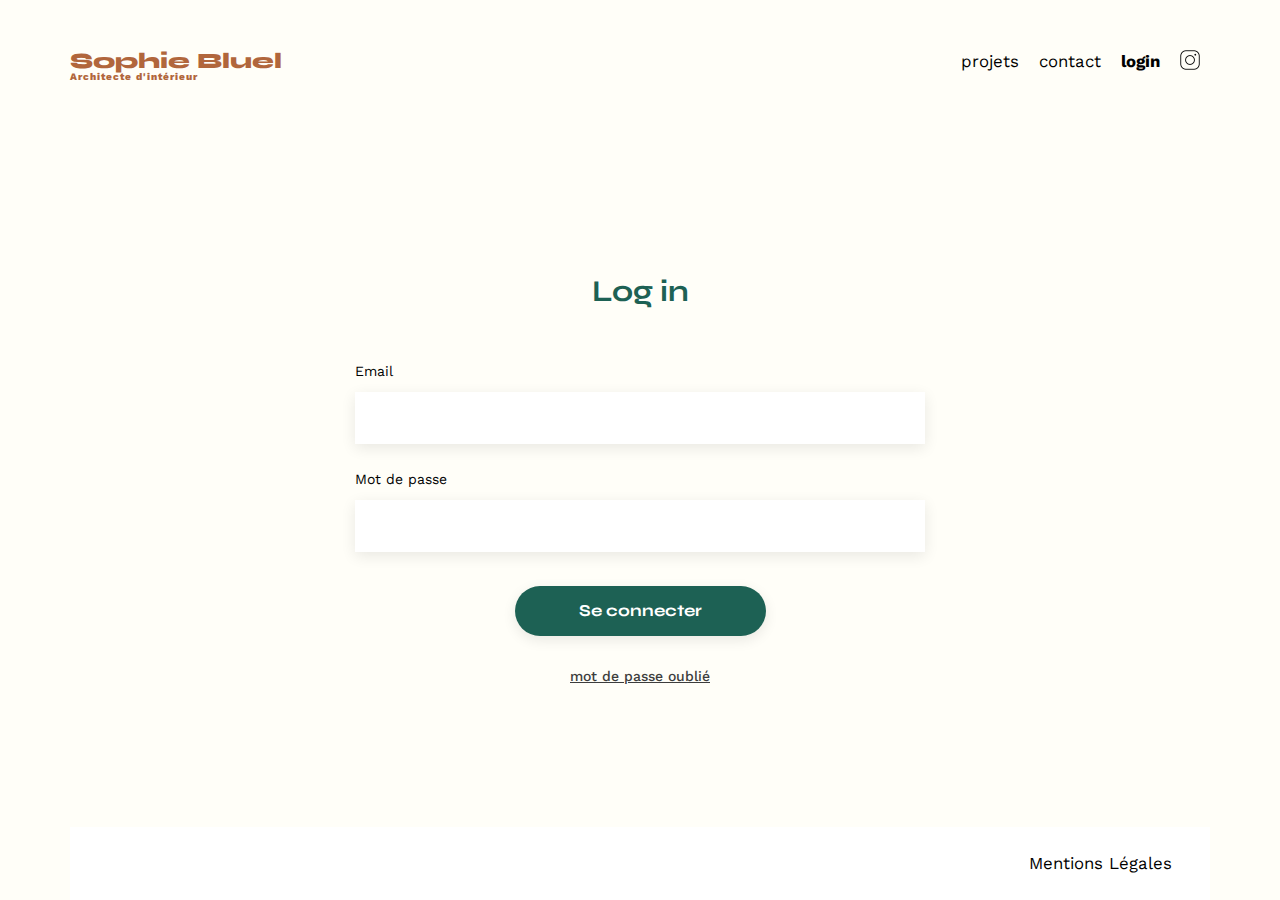
<file: docs/assets/pages/login.html>
<!DOCTYPE html>
<html lang="en">
  <head>
    <head>
      <meta charset="UTF-8" />
      <title>Sophie Bluel - Architecte d'intérieur</title>
      <meta name="viewport" content="width=device-width, initial-scale=1.0" />
      <link rel="preconnect" href="https://fonts.googleapis.com" />
      <link rel="preconnect" href="https://fonts.gstatic.com" crossorigin />
      <link
        href="https://fonts.googleapis.com/css2?family=Syne:wght@400..800&family=Work+Sans:ital,wght@0,100..900;1,100..900&display=swap"
        rel="stylesheet"
      />
      <script type="module" src="../../js/login.js" defer></script>
      <meta name="description" content="" />
      <link rel="stylesheet" href="../css/style.css" />
      <link rel="stylesheet" href="../css/login.css" />
    </head>
  </head>
  <body class="flex">
    <header>
      <h1>Sophie Bluel <span>Architecte d'intérieur</span></h1>
      <nav>
        <ul>
          <li><a href="../../index.html">projets</a></li>
          <li><a href="#">contact</a></li>
          <li id="nav-log" class="active">
            <a href="assets/pages/login.html">login</a>
          </li>
          <li><img src="../icons/instagram.png" alt="Instagram" /></li>
        </ul>
      </nav>
    </header>
    <main class="main-log">
      <section id="login">
        <h2>Log in</h2>

        <form method="post">
          <label for="email">Email</label>
          <input type="email" name="email" id="email" />

          <label for="password">Mot de passe</label>
          <input type="password" name="password" id="password" />

          <input type="submit" value="Se connecter" />

          <a href="#">mot de passe oublié</a>
        </form>
        <div class="alertContainer"></div>
      </section>
    </main>
    <footer>
      <nav>
        <ul>
          <li>Mentions Légales</li>
        </ul>
      </nav>
    </footer>
  </body>
</html>
</file>
<file: docs/assets/css/login.css>
.flex {
  height: 100%; /* occupe toute la hauteur de la fenêtre */
  margin: 0 auto; /* supprime les marges par défaut */
  display: flex;
  flex-direction: column;
  min-height: 100vh;
}

.main-log {
  display: flex;
  flex: 1;
}
#login {
  width: 50%;
  margin: auto;
}
#login > * {
  text-align: center;
}
#login h2 {
  margin-bottom: 20px;
}
#login form {
  text-align: left;
  margin-top: 30px;
  display: flex;
  flex-direction: column;
}

#login input {
  height: 50px;
  font-size: 1.2em;
  border: none;
  box-shadow: 0px 4px 14px rgba(0, 0, 0, 0.09);
}
#login label {
  margin: 2em 0 1em 0;
}
#login textarea {
  border: none;
  box-shadow: 0px 4px 14px rgba(0, 0, 0, 0.09);
}

#login a {
  text-decoration: underline;
  color: #3d3d3d;
  font-family: "Work Sans";
  font-weight: 500;
  text-align: center;
}

.error-message {
  margin-top: 10px;
}

/* Tablette */
@media screen and (max-width: 768px) {
  #login {
    width: 75%;
  }
}

/* Mobile */
@media screen and (max-width: 480px) {
  #login {
    width: 90%;
  }
}
</file>
<file: docs/assets/css/style.css>
/* http://meyerweb.com/eric/tools/css/reset/
   v2.0 | 20110126
   License: none (public domain)
*/

html,
body,
div,
span,
applet,
object,
iframe,
h1,
h2,
h3,
h4,
h5,
h6,
p,
blockquote,
pre,
a,
abbr,
acronym,
address,
big,
cite,
code,
del,
dfn,
em,
img,
ins,
kbd,
q,
s,
samp,
small,
strike,
strong,
sub,
sup,
tt,
var,
b,
u,
i,
center,
dl,
dt,
dd,
ol,
ul,
li,
fieldset,
form,
label,
legend,
table,
caption,
tbody,
tfoot,
thead,
tr,
th,
td,
article,
aside,
canvas,
details,
embed,
figure,
figcaption,
footer,
header,
hgroup,
menu,
nav,
output,
ruby,
section,
summary,
time,
mark,
audio,
video {
  margin: 0;
  padding: 0;
  border: 0;
  font-size: 100%;
  font: inherit;
  vertical-align: baseline;
}
/* HTML5 display-role reset for older browsers */
article,
aside,
details,
figcaption,
figure,
footer,
header,
hgroup,
menu,
nav,
section {
  display: block;
}
body {
  line-height: 1;
}
ol,
ul {
  list-style: none;
}
blockquote,
q {
  quotes: none;
}
blockquote:before,
blockquote:after,
q:before,
q:after {
  content: "";
  content: none;
}
table {
  border-collapse: collapse;
  border-spacing: 0;
}
/** end reset css**/
body {
  max-width: 1140px;
  margin: auto;
  font-family: "Work Sans";
  font-size: 14px;
  background-color: #fffef8;
}
header {
  display: flex;

  justify-content: space-between;
  margin: 50px 0;
}

section {
  margin: 50px 0;
}

h1 {
  display: flex;
  flex-direction: column;
  font-family: "Syne";
  font-size: 22px;
  font-weight: 800;
  color: #b1663c;
}

h1 > span {
  font-family: "Work Sans";
  font-size: 10px;
  letter-spacing: 0.1em;
}

h2 {
  font-family: "Syne";
  font-weight: 700;
  font-size: 30px;
  color: #1d6154;
}
nav ul {
  display: flex;
  align-items: center;
  list-style-type: none;
}
nav li {
  padding: 0 10px;
  font-size: 1.2em;
  font-weight: 400;
}
nav a {
  text-decoration: none;
  color: #000;
}

.active {
  font-weight: 700;
}

nav li:hover {
  color: #b1663c;
  cursor: pointer;
}

nav li a:hover {
  color: #b1663c;
}

nav li img {
  width: 20px;
}

#introduction {
  display: flex;
  align-items: center;
}
#introduction figure {
  flex: 1;
}
#introduction img {
  display: block;
  margin: auto;
  width: 80%;
}

#introduction article {
  flex: 1;
}
#introduction h2 {
  margin-bottom: 1em;
}

#introduction p {
  margin-bottom: 0.5em;
}
#portfolio {
  margin-top: 5rem;
}

#portfolio h2 {
  text-align: center;
  margin-bottom: 1em;
}
.gallery {
  width: 100%;
  display: grid;
  grid-template-columns: repeat(3, 1fr);
  gap: 20px;
}

.gallery figure {
  margin: 0;
  display: flex;
  flex-direction: column;
  border-radius: 5px;
  overflow: hidden;
}

.gallery img {
  width: 100%;
  height: auto;
  aspect-ratio: 3/4;
  object-fit: contain;
  display: block;
}

#contact {
  width: 50%;
  margin: auto;
}
#contact > * {
  text-align: center;
}
#contact h2 {
  margin-bottom: 20px;
}
#contact form {
  text-align: left;
  margin-top: 30px;
  display: flex;
  flex-direction: column;
}

#contact input {
  height: 50px;
  font-size: 1.2em;
  border: none;
  box-shadow: 0px 4px 14px rgba(0, 0, 0, 0.09);
}
#contact label {
  margin: 2em 0 1em 0;
}
#contact textarea {
  border: none;
  box-shadow: 0px 4px 14px rgba(0, 0, 0, 0.09);
}

input[type="submit"] {
  font-family: "Syne";
  font-weight: 700;
  color: white;
  background-color: #1d6154;
  margin: 2em auto;
  /*width: 180px;*/
  padding: 0 4rem;
  text-align: center;
  border-radius: 60px;
  transition: all 0.3s;
}

input[type="submit"]:hover {
  background-color: #0e2f28;
}

footer nav ul {
  display: flex;
  justify-content: flex-end;
  padding: 2em;
  background-color: #fff !important;
}

/* Tablette */
@media screen and (max-width: 768px) {
  body {
    padding: 0 20px;
  }

  header {
    flex-direction: column;
    align-items: center;
    gap: 20px;
    margin: 30px 0;
  }

  #introduction {
    flex-direction: column;
  }

  #introduction img {
    width: 60%;
    margin-bottom: 1.5rem;
  }

  .gallery {
    grid-template-columns: repeat(2, 1fr);
  }

  #contact {
    width: 80%;
  }
}

/* Mobile */
@media screen and (max-width: 480px) {
  header {
    margin: 20px 0;
  }

  h2 {
    font-size: 24px;
  }

  nav li {
    padding: 0 6px;
    font-size: 1em;
  }

  .gallery {
    grid-template-columns: 1fr;
  }

  #contact {
    width: 100%;
  }

  footer nav ul {
    justify-content: center;
    flex-wrap: wrap;
    gap: 0.5rem;
  }
}
</file>
